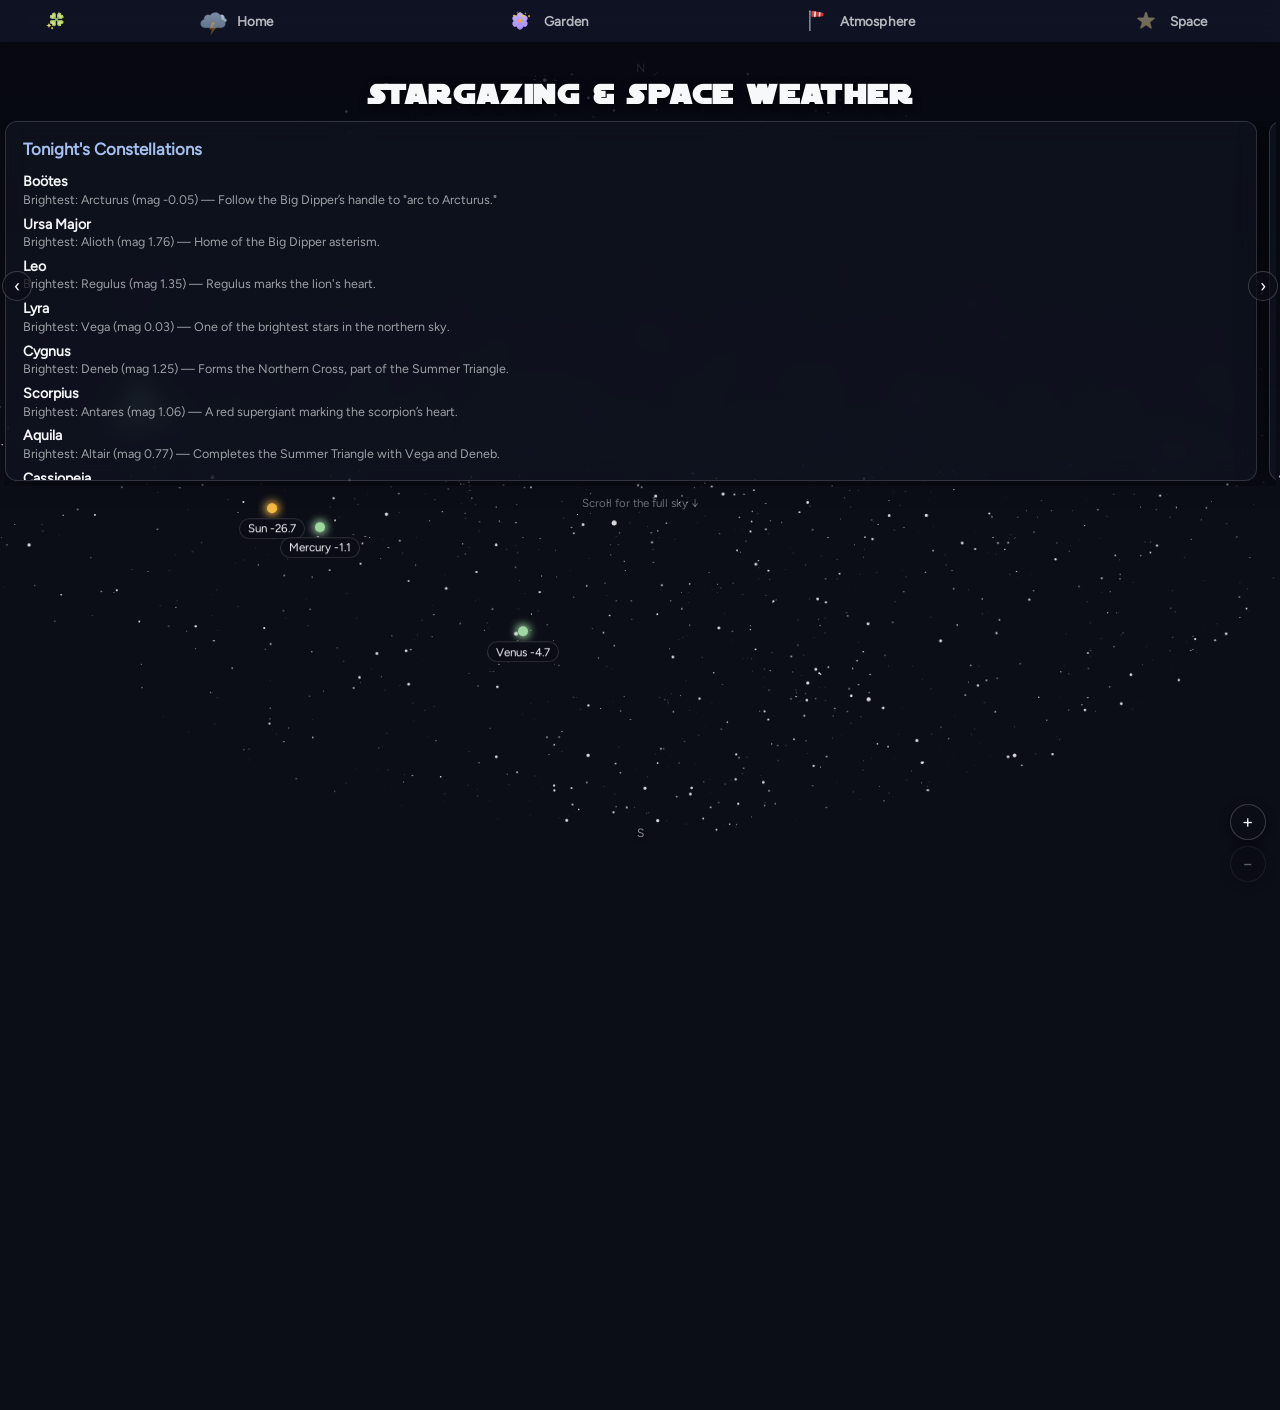
<file: space.html>
<!DOCTYPE html>
<html lang="en">
<head>
  <meta charset="UTF-8">
  <meta name="viewport" content="width=device-width, initial-scale=1.0">
  <meta name="theme-color" content="#0b0d17">
  <title>Stargazing & Space Weather</title>
  <link rel="preload" as="font" type="font/woff2" href="fonts/SF Distant Galaxy.woff2" crossorigin>
  <link rel="preload" as="font" type="font/woff2" href="fonts/figtree-v9-latin-regular.woff2" crossorigin>
  <link rel="stylesheet" href="css/navigation.css?v=9">
  <link rel="stylesheet" href="css/space.css?v=9">
</head>
<body id="space-page">

  <!-- live sky render + HUD overlay✨ -->
  <div class="sky-stage" aria-hidden="true">
    <div id="sky-viewport" class="sky-viewport">
      <div id="sky-pan" class="sky-pan">
        <img id="sky-render-img" class="sky-render-img" alt="">
        <div id="sky-overlay" class="sky-overlay"></div>
      </div>
    </div>
  </div>

  <!-- zoomies -->
  <div class="sky-zoom-controls" id="sky-zoom-controls">
    <button type="button" id="sky-zoom-in" class="sky-zoom-btn" aria-label="Zoom in on sky map">+</button>
    <button type="button" id="sky-zoom-out" class="sky-zoom-btn" aria-label="Zoom out on sky map">&minus;</button>
  </div>

  <!-- solar storm alert -->
  <button type="button" id="kp-alert-bar" class="kp-alert-bar hidden">
    <svg class="kp-icon" viewBox="0 0 24 24" width="20" height="20" fill="currentColor" aria-hidden="true"><path d="M13 2 3 14h7l-1 8 10-12h-7l1-8z"/></svg>
    <span class="kp-alert-copy">
      <strong id="kp-alert-headline" class="kp-alert-headline"></strong>
      <span id="kp-alert-body" class="kp-alert-body"></span>
    </span>
  </button>

  <!-- Floating Modal for clicked celestial bodies and Kp detail -->
  <div id="celestial-modal" class="space-card glass-modal hidden" aria-hidden="true">
    <button id="close-modal" class="close-btn" aria-label="Close">&times;</button>
    <div id="modal-content"></div>
  </div>

  
  <div class="sky-dock" id="sky-dock">

    <!-- shared navbar -->
    <nav class="site-nav" aria-label="Clover Terrace Weather sections">
        <a href="index.html" class="nav-brand">
          <img src="icons/cloverwx.png" alt="" class="nav-brand-icon">
          <span></span>
        </a>

        <div class="nav-links">
            <a href="index.html" data-page="index.html">
              <img src="icons/thunderstorms-extreme.svg" alt="" class="nav-icon">Home
            </a>
            <a href="gardening.html" data-page="gardening.html">
              <img src="icons/pollen-flower.svg" alt="" class="nav-icon">Garden
            </a>
            <a href="atmosphere.html" data-page="atmosphere.html">
        <img src="icons/windsock.svg" alt="" class="nav-icon">Atmosphere
      </a>
            <a href="space.html" data-page="space.html">
              <img src="icons/star.svg" alt="" class="nav-icon">Space
            </a>
        </div>
    </nav>

    <div class="sky-chrome" id="sky-chrome">
      <main id="sky-content">
        <header class="space-header">
          <h1>Stargazing &amp; Space Weather</h1>
        </header>

        <section class="sky-card-row-wrap">
          <button type="button" class="card-arrow card-arrow-left" id="card-arrow-left" aria-label="Previous card">&lsaquo;</button>
          <div class="sky-card-row" id="sky-card-row">
            <article class="sky-card">
              <h2>Tonight's Constellations</h2>
              <ul id="constellation-list" class="constellation-list">
                <li>Checking seasonal constellations...</li>
              </ul>
            </article>
            <article class="sky-card">
              <h2>Visible Planets</h2>
              <p class="sky-card-placeholder">Planet visibility list coming soon — will show which planets are up right now, in order of altitude.</p>
            </article>
            <article class="sky-card">
              <h2>Tonight's Moon</h2>
              <p class="sky-card-placeholder">Moon phase, illumination, and rise/set times, placeholder pending live data.</p>
            </article>
          </div>
          <button type="button" class="card-arrow card-arrow-right" id="card-arrow-right" aria-label="Next card">&rsaquo;</button>
        </section>

        <button type="button" id="kp-elevated-bar" class="kp-elevated-bar hidden">
          <svg class="kp-icon" viewBox="0 0 24 24" width="14" height="14" fill="currentColor" aria-hidden="true"><path d="M13 2 3 14h7l-1 8 10-12h-7l1-8z"/></svg>
          <span id="kp-elevated-text"></span>
        </button>

        <p class="scroll-hint">Scroll for the full sky &darr;</p>
      </main>
    </div>
  </div>

  <div class="sky-reveal-spacer" aria-hidden="true"></div>

  <script src="js/navigation.js?v=9"></script>
  <script src="js/space.js?v=9"></script>

</body>
</html>
</file>
<file: css/navigation.css>
/* Clover Terrace — shared site navigation */

/* Figtree lives here (not in each page's own stylesheet) because the
   navbar is the one piece of UI every page shares verbatim, and the nav
   rules below hard-code 'Figtree' as its font. gardening.css and
   atmosphere.css never declared this font-face themselves, so on those
   two pages the name resolved to nothing and silently fell through to
   each page's own --font-body (gardening: the pixel-art perfectDOS face)
   or a bare sans-serif fallback (atmosphere) -- different metrics on
   every page, which is exactly what made the shared-element nav
   view-transition below feel "jumpy" between pages. Declaring it once,
   centrally, guarantees the same font is available everywhere the shared
   nav renders, regardless of what a given page's own CSS does or doesn't
   declare. (site.css and space.css also declare this font-face
   themselves, redundantly -- harmless, the browser dedupes the fetch by
   URL, but navigation.css is now the one copy that's actually load-bearing.)
   Preload this file from every page's <head> alongside whatever
   page-specific display font it also preloads. */
@font-face {
  font-display: swap;
  font-family: 'Figtree';
  font-style: normal;
  font-weight: 400;
  src: url('../fonts/figtree-v9-latin-regular.woff2') format('woff2');
}

@view-transition {
  navigation: auto;
}

:root {
  /* Standard mobile bottom-nav bar content height (excludes safe-area inset).
     Shared so any page's stylesheet can reserve exactly this much space at
     the bottom of the viewport instead of guessing/duplicating the number. */
  --site-nav-mobile-h: 60px;
  --site-nav-mobile-total: calc(var(--site-nav-mobile-h) + env(safe-area-inset-bottom, 0px));
}
.site-nav {
  view-transition-name: site-nav;
  position: relative;
  width: 100vw;
  left: 50%;
  right: 50%;
  height: fit-content;
  align-self: start;
  margin: 0 -50vw 0.5rem -50vw;
  padding: 0 0.3rem;
  display: flex;
  flex-wrap: nowrap !important;
  justify-content: center;
  align-items: center;
  gap: 0.25rem; 
  background: color-mix(in srgb, var(--card-color) 78%, transparent);
  border-left: none;
  border-right: none;
  border-top: none;
  border-bottom: none;
  border-radius: 0;
  box-shadow: none;
  backdrop-filter: blur(10px);
  -webkit-backdrop-filter: blur(10px);
  z-index: 20;
}

.site-nav .nav-brand {
  display: inline-flex;
  align-items: center;
  gap: 0.35rem;
  flex: 0 1 auto;
  min-width: 0;
  max-width: 42%;
  padding: 0 0.4rem;
  color: var(--muted-color);
  font-family: 'Figtree', var(--font-body), sans-serif;
  font-size: 0.78rem;
  font-weight: 700;
  text-decoration: none !important;
  white-space: nowrap;
}

.site-nav .nav-brand span {
  overflow: hidden;
  text-overflow: ellipsis;
  white-space: nowrap;
}

.site-nav .nav-brand-icon {
  width: 1.4em;
  height: 1.4em;
  object-fit: contain;
  flex-shrink: 0;
}
.site-nav .nav-links {
  display: flex;
  align-items: center;
  flex: 1 1 auto;
  min-width: 0;
  gap: 0.25rem;
}

.site-nav .nav-links a,
.site-nav .nav-links button {
  flex: 1 1 0px; 
  min-width: 0;
  min-height: auto;
  padding: 0 0.3rem;
  border: 1px solid transparent;
  border-radius: 8px;
  background: transparent;
  color: var(--muted-color);
  font-family: 'Figtree', var(--font-body), sans-serif !important;
  font-size: 0.84rem !important;
  font-weight: 600;
  line-height: 1.1;
  letter-spacing: 0.01em;
  text-transform: none; 
  text-decoration: none !important;
  white-space: nowrap;
  display: inline-flex;
  align-items: center;
  justify-content: center;
  gap: 0.25rem; 
  cursor: pointer;
  transition: background 0.25s ease, color 0.25s ease, border-color 0.25s ease, transform 0.2s ease;
}

/* meteocon sizing inside navbar */
.site-nav .nav-icon {
  width: 40px !important;  
  height: 40px !important; 
  object-fit: contain;
  flex-shrink: 0;
}

.site-nav .nav-soon {
  opacity: 0.72;
}

.site-nav .nav-soon::after {
  content: "soon";
  font-family: 'Figtree', var(--font-body), sans-serif;
  font-size: 0.48rem;
  letter-spacing: 0.04em;
  opacity: 0.65;
  align-self: flex-start;
  margin-top: -0.1rem;
}

/* toast popup */
.site-nav-toast {
  position: fixed;
  left: 50%;
  bottom: 1.25rem;
  transform: translate(-50%, 12px);
  z-index: 9999;
  max-width: min(90vw, 420px);
  padding: 0.7rem 0.9rem;
  border: var(--card-accent-border);
  border-radius: 10px;
  background: var(--card-color);
  color: var(--text-color);
  box-shadow: 0 8px 28px rgba(0,0,0,0.28);
  font: 600 0.78rem/1.35 'Figtree', var(--font-body), sans-serif;
  text-align: center;
  opacity: 0;
  pointer-events: none;
  transition: opacity 0.2s ease, transform 0.2s ease;
}

.site-nav-toast.show {
  opacity: 1;
  transform: translate(-50%, 0);
}

/* DESKTOP STYLES (HOME PAGE) */
@media (min-width: 851px) {
  .site-nav {
    padding-top: 0;
    padding-bottom: 0;
    padding-left: max(1rem, calc((100% - 1200px) / 2));
    padding-right: max(1rem, calc((100% - 1200px) / 2));
    margin-bottom: 1.5rem;
  }

  .site-nav .nav-brand {
    padding-top: 0;
    padding-bottom: 0;
  }

  .site-nav .nav-links a,
  .site-nav .nav-links button {
    min-height: auto;
    padding-top: 0;
    padding-bottom: 0;
  }
}

/* MOBILE STYLES (ALL PAGES) — fixed bottom tab bar, standard mobile sizing */
@media (max-width: 850px) {
  .site-nav {
    /* escape the top-of-flow position entirely; fixed positioning already
       anchors to the viewport so the old 100vw/negative-margin full-bleed
       trick (needed only for the in-flow desktop/top placement) is dropped */
    position: fixed;
    width: 100%;
    height: var(--site-nav-mobile-h);
    top: auto;
    left: 0;
    right: 0;
    bottom: 0;
    margin: 0;
    /* box-sizing left as content-box (the base rule doesn't set border-box),
       so the safe-area inset adds *below* the standard bar height instead
       of shrinking it */
    padding: 0 0.4rem env(safe-area-inset-bottom, 0px) 0.4rem;
    border-top: 1px solid color-mix(in srgb, var(--accent-color, #cee5f2) 20%, transparent);
    box-shadow: 0 -6px 18px rgba(0, 0, 0, 0.28);
    z-index: 1000;
  }

  .site-nav .nav-links {
    gap: 0.2rem;
  }

  /* standard bottom-tab layout: icon over label, comfortably sized */
  .site-nav .nav-links a,
  .site-nav .nav-links button {
    flex-direction: column;
    min-height: auto;
    padding: 0.25rem 0.2rem;
    gap: 0.15rem;
    font-size: 0.68rem !important;
    line-height: 1.15;
  }

  .site-nav .nav-icon {
    width: 24px !important;
    height: 24px !important;
  }

  .site-nav .nav-soon {
    position: relative;
  }

  .site-nav .nav-soon::after {
    position: absolute;
    top: 2px;
    right: 2px;
    font-size: 0.46rem;
    margin-top: 0;
  }

  /* a logo/brand mark isn't part of the standard bottom-tab pattern and
     would eat into the width available for the 4 tabs — hidden here only;
     desktop's brand is completely untouched */
  .site-nav .nav-brand {
    display: none;
  }
}
</file>
<file: css/space.css>
/* Space Page Layout & Live Sky Styling */
html {
  scroll-snap-type: y mandatory;
  background: #0b0d17;
}

:root {
  /* navigation.css reads these three to skin the shared nav -- previously
     undefined here, so the nav rendered with a plain transparent/blurred
     background and a hardcoded pale-blue fallback border instead of an
     intentional look. Matched to this page's own dark-navy card /
     off-white text / sky-blue accent palette (same blue used for
     headers, sky markers, and the constellation glow elsewhere on this
     page) so the nav reads as "this page's sheen," not an unstyled
     default. */
  --card-color: #12162a;
  --muted-color: rgba(246, 248, 250, 0.72);
  --accent-color: #a5c0ee;
}

#space-page {
  min-height: 100vh;
  margin: 0;
  background-color: transparent;
  color: #f6f8fa;
  font-family: 'Figtree', sans-serif;
  overflow-x: hidden;
  overflow-y: auto;
  height: 100vh;
  scroll-snap-type: y mandatory;
  -ms-overflow-style: none;
  scrollbar-width: none;
}

#space-page::-webkit-scrollbar {
  display: none;
}

@font-face {
  font-display: swap;
  font-family: 'SF Distant Galaxy';
  font-style: normal;
  font-weight: 400;
  src: url('../fonts/SF Distant Galaxy.woff2') format('woff2'); 
}

/* figtree-regular - latin 🍀*/
@font-face {
  font-display: swap;
  font-family: 'Figtree';
  font-style: normal;
  font-weight: 400;
  src: url('../fonts/figtree-v9-latin-regular.woff2') format('woff2');
}

/*----- live sky render + HUD overlay -----*/
.sky-stage {
  position: fixed;
  inset: 0;
  z-index: 0;
  overflow: hidden;
  background: #0b0d17;
}

.sky-viewport {
  position: absolute;
  inset: 0;
  overflow: hidden;
  /* let native vertical scroll (revealing the full sky on scroll-snap) keep
     working while our own pointer handlers own horizontal dragging */
  touch-action: pan-y;
}

/* once the user has zoomed in, the sky itself can overflow vertically too —
   claim vertical drag gestures for our own 2D pan instead of handing them
   to the page's scroll-snap, so panning and "scroll to reveal full sky"
   don't fight each other. Set/cleared by clampAndApplyPan() in space.js. */
.sky-viewport.is-zoomable {
  touch-action: none;
}

.sky-pan {
  position: absolute;
  top: 0;
  left: 0;
  transform-origin: 0 0;
  will-change: transform, left, top;
}

.sky-pan.is-pannable {
  cursor: grab;
}

.sky-pan.is-panning {
  cursor: grabbing;
}

.sky-render-img {
  display: block;
  position: absolute;
  top: 0;
  left: 0;
  opacity: 0;
  transition: opacity 1.2s ease;
  user-select: none;
  -webkit-user-drag: none;
  pointer-events: none;
}

.sky-render-img.is-loaded {
  opacity: 1;
}

.sky-overlay {
  position: absolute;
  inset: 0;
  pointer-events: none;
}

.sky-marker {
  position: absolute;
  transform: translate(-50%, -50%);
  display: flex;
  flex-direction: column;
  align-items: center;
  gap: 0.3rem;
  pointer-events: auto;
  opacity: 1 !important;
  transition: opacity 0.8s ease, transform 0.2s ease;
}

.sky-marker:hover {
  transform: translate(-50%, -50%) scale(1.1);
}

.sky-marker.is-shown {
  opacity: 1;
}

.sky-marker-dot {
  width: 10px;
  height: 10px;
  border-radius: 50%;
  background: var(--marker-color, #a5c0ee);
  box-shadow: 0 0 8px 2px var(--marker-color, #a5c0ee);
}

.sky-marker-label {
  font-size: 0.72rem;
  white-space: nowrap;
  padding: 0.15rem 0.5rem;
  border-radius: 999px;
  background: rgba(11, 13, 23, 0.68);
  border: 1px solid rgba(255, 255, 255, 0.15);
  backdrop-filter: blur(6px);
  -webkit-backdrop-filter: blur(6px);
  text-shadow: none;
}

.sky-marker[data-type="sun"] { --marker-color: #f4b942; }
.sky-marker[data-type="planet"] { --marker-color: #9fd8a0; }
.sky-marker[data-type="satellite"] { --marker-color: #6fd6d6; }

/*----- constellation highlight (tap-to-locate from the info card): the
   full shape — a soft ambient glow over the whole area, faint lines
   tracing the outline, and a twinkling dot at each star -----*/
.sky-constellation-highlight {
  position: absolute;
  pointer-events: none;
}

.sky-constellation-field-glow {
  position: absolute;
  inset: 0;
  border-radius: 50%;
  background: radial-gradient(circle, rgba(165, 192, 238, 0.26) 0%, rgba(165, 192, 238, 0.1) 45%, transparent 75%);
  animation: constellation-field-pulse 3.2s ease-in-out infinite;
}

@keyframes constellation-field-pulse {
  0%, 100% { opacity: 0.55; transform: scale(0.94); }
  50% { opacity: 1; transform: scale(1.04); }
}

.sky-constellation-lines {
  position: absolute;
  inset: 0;
  overflow: visible;
}

.sky-constellation-lines line {
  stroke: rgba(255, 255, 255, 0.55);
  stroke-width: 1.2;
  stroke-linecap: round;
  opacity: 0;
  animation: constellation-line-fade-in 0.9s ease forwards;
}

@keyframes constellation-line-fade-in {
  to { opacity: 0.7; }
}

/* invisible tap target placed directly over a constellation's real star
   field — see renderConstellationHotspots() in space.js */
.sky-constellation-hotspot {
  position: absolute;
  cursor: pointer;
  pointer-events: auto;
  background: transparent;
}

.sky-constellation-name-label {
  position: absolute;
  top: -1.7rem;
  left: 50%;
  transform: translateX(-50%);
  font-size: 0.72rem;
  font-weight: 600;
  white-space: nowrap;
  padding: 0.15rem 0.55rem;
  border-radius: 999px;
  background: rgba(11, 13, 23, 0.75);
  border: 1px solid rgba(165, 192, 238, 0.4);
  color: #a5c0ee;
  backdrop-filter: blur(6px);
  -webkit-backdrop-filter: blur(6px);
  opacity: 0;
  animation: constellation-label-fade-in 0.5s ease forwards;
}

@keyframes constellation-label-fade-in {
  to { opacity: 1; }
}

.sky-constellation-star {
  position: absolute;
  width: 10px;
  height: 10px;
  margin: -5px 0 0 -5px;
  border-radius: 50%;
  background: radial-gradient(circle, #ffffff 0%, #a5c0ee 55%, transparent 75%);
  box-shadow: 0 0 10px 3px rgba(165, 192, 238, 0.65);
  animation: constellation-star-twinkle 1.8s ease-in-out infinite;
}

@keyframes constellation-star-twinkle {
  0%, 100% { opacity: 0.6; transform: scale(0.8); }
  50% { opacity: 1; transform: scale(1.15); }
}

/* transient zoom-in when a highlighted constellation is cramped at normal
   scale — see zoomToConstellation() in space.js. Transition lives on this
   class only, so ordinary drag-panning stays instant/untransitioned. */
.sky-pan.is-zooming {
  transition: transform 0.6s ease, top 0.6s ease, left 0.6s ease;
}

/* same idea for the +/- zoom buttons: a quick eased step rather than an
   instant jump. Pinch and ctrl/wheel zoom skip this — they stay untransitioned
   so the sky tracks the gesture 1:1. */
.sky-pan.is-zoom-transitioning {
  transition: transform 0.25s ease, top 0.25s ease, left 0.25s ease;
}

/*----- moon marker: real shaded phase disk instead of a plain dot -----*/
.moon-disk {
  width: 20px;
  height: 20px;
  border-radius: 50%;
  position: relative;
  overflow: hidden;
  background: #1c2033;
  box-shadow: 0 0 8px 1px rgba(216, 222, 233, 0.35);
}

.moon-lit-half {
  position: absolute;
  top: 0;
  height: 100%;
  width: 50%;
  background: #e7ebf2;
}

.moon-lit-half.waxing { right: 0; }
.moon-lit-half.waning { left: 0; }

.moon-terminator {
  position: absolute;
  top: 0;
  left: 50%;
  height: 100%;
  border-radius: 50%;
  transform: translateX(-50%);
}

.sky-cardinal {
  position: absolute;
  transform: translate(-50%, -50%);
  font-size: 0.75rem;
  letter-spacing: 0.06em;
  color: rgba(246, 248, 250, 0.55);
  text-shadow: 0 1px 4px rgba(0, 0, 0, 0.8);
  pointer-events: none;
}

/*----- sky zoom controls (+/-): a fixed, always-available alternative to
   pinch/ctrl+wheel, so zooming into the sky map is discoverable without a
   trackpad or touchscreen -----*/
.sky-zoom-controls {
  position: fixed;
  right: 0.9rem;
  bottom: calc(var(--site-nav-mobile-total, 60px) + 0.9rem);
  z-index: 5;
  display: flex;
  flex-direction: column;
  gap: 0.4rem;
}

@media (min-width: 851px) {
  .sky-zoom-controls {
    bottom: 1.1rem;
  }
}

.sky-zoom-btn {
  all: unset;
  cursor: pointer;
  width: 34px;
  height: 34px;
  display: flex;
  align-items: center;
  justify-content: center;
  border-radius: 50%;
  background: rgba(11, 13, 23, 0.75);
  border: 1px solid rgba(255, 255, 255, 0.2);
  color: #f6f8fa;
  font-size: 1.15rem;
  line-height: 1;
  backdrop-filter: blur(6px);
  -webkit-backdrop-filter: blur(6px);
  box-shadow: 0 4px 12px rgba(0, 0, 0, 0.35);
}

.sky-zoom-btn:active {
  transform: scale(0.92);
}

.sky-zoom-btn.is-disabled {
  opacity: 0.35;
  pointer-events: none;
}

/*----- Kp alert tiers -----*/
/* Tier 1 (quiet): nothing renders at all. */

/* Tier 2 (elevated/watch): a small always-visible bar below the card row, part of the dockable chrome. */
.kp-elevated-bar {
  all: unset;
  cursor: pointer;
  display: flex;
  align-items: center;
  gap: 0.5rem;
  margin: 0.6rem 1.1rem 0;
  background: rgba(160, 120, 40, 0.35);
  border: 1px solid rgba(251, 191, 36, 0.4);
  border-radius: 10px;
  padding: 0.5rem 0.75rem;
  font-size: 0.8rem;
  color: #fce8c2;
}

.kp-elevated-bar .kp-icon { color: #fbbf24; flex-shrink: 0; }

.kp-elevated-bar.hidden { display: none; }

/* Tier 3 (severe): full-width pinned alert bar, same treatment as a site weather alert. */
.kp-alert-bar {
  all: unset;
  cursor: pointer;
  position: fixed;
  top: 0;
  left: 0;
  right: 0;
  z-index: 20;
  display: flex;
  align-items: center;
  gap: 0.75rem;
  padding: 0.7rem 1.25rem;
  background: linear-gradient(90deg, rgba(133, 92, 24, 0.96), rgba(163, 110, 20, 0.96));
  border-bottom: 1px solid rgba(255, 255, 255, 0.15);
  box-shadow: 0 4px 16px rgba(0, 0, 0, 0.35);
}

.kp-alert-bar .kp-icon { color: #fce8c2; flex-shrink: 0; }

.kp-alert-bar.hidden { display: none; }

.kp-alert-copy {
  display: flex;
  flex-direction: column;
  text-align: left;
}

.kp-alert-headline {
  font-size: 0.85rem;
  font-weight: 600;
  color: #fce8c2;
}

.kp-alert-body {
  font-size: 0.75rem;
  color: #f0d8ab;
}

/* push the whole dock (navbar included) down so it clears the fixed severe bar instead of sitting under it */
body.kp-severe .sky-dock {
  padding-top: 3.75rem;
}

@media (max-width: 480px) {
  body.kp-severe .sky-dock {
    padding-top: 4.5rem;
  }
}

/*----- dockable chrome: navbar + title + swipeable cards, one snap unit -----*/
.sky-dock {
  position: relative;
  z-index: 1;
  scroll-snap-align: start;
  transition: padding-top 0.2s ease;
}

.sky-dock::before {
  content: '';
  position: absolute;
  inset: 0;
  z-index: -1;
  background: linear-gradient(
    to bottom,
    rgba(6, 8, 16, 0.82) 0%,
    rgba(6, 8, 16, 0.7) 45%,
    rgba(6, 8, 16, 0.32) 75%,
    rgba(6, 8, 16, 0) 100%
  );
  pointer-events: none;
}

.sky-chrome {
  position: relative;
}

.sky-reveal-spacer {
  height: 100dvh;
  scroll-snap-align: start;
  pointer-events: none;
}

.space-header {
  text-align: center;
  padding: 0.85rem 1rem 0.4rem;
  text-shadow: 0 2px 8px rgba(0, 0, 0, 0.7);
}

.space-header h1 {
  font-family: 'SF Distant Galaxy', sans-serif;
  letter-spacing: 0.05em;
  font-size: clamp(1.25rem, 4.5vw, 1.8rem);
  margin: 0;
}

.scroll-hint {
  text-align: center;
  font-size: 0.72rem;
  color: rgba(246, 248, 250, 0.4);
  margin: 0.6rem 0 0;
}

/*----- swipeable card row -----*/
.sky-card-row-wrap {
  position: relative;
  padding: 0.35rem 0.25rem 0;
}

.sky-card-row {
  display: flex;
  align-items: flex-start;
  gap: 0.75rem;
  overflow-x: auto;
  overflow-y: hidden;
  scroll-snap-type: x mandatory;
  scroll-behavior: smooth;
  padding: 0 0.6rem 0.35rem;
  transition: height 0.3s ease;
  -ms-overflow-style: none;
  scrollbar-width: none;
}

.sky-card-row::-webkit-scrollbar {
  display: none;
}

.space-card,
.sky-card {
  box-sizing: border-box;
  background: rgba(18, 22, 34, 0.65);
  border: 1px solid rgba(255, 255, 255, 0.15);
  border-radius: 12px;
  padding: 1.1rem;
  backdrop-filter: blur(12px);
  -webkit-backdrop-filter: blur(12px);
  box-shadow: 0 8px 32px rgba(0, 0, 0, 0.37);
}

.sky-card {
  flex: 0 0 100%;
  max-width: 100%;
  height: 100%;
  overflow-y: auto;
  -webkit-overflow-scrolling: touch;
  scroll-snap-align: start;
  scrollbar-width: thin;
  scrollbar-color: rgba(255, 255, 255, 0.25) transparent;
}

.sky-card::-webkit-scrollbar {
  width: 5px;
}

.sky-card::-webkit-scrollbar-thumb {
  background: rgba(255, 255, 255, 0.25);
  border-radius: 3px;
}

.space-card h2,
.sky-card h2 {
  font-size: 1.05rem;
  margin-top: 0;
  color: #a5c0ee;
}

.card-arrow {
  all: unset;
  cursor: pointer;
  position: absolute;
  top: 42%;
  z-index: 2;
  width: 28px;
  height: 28px;
  display: flex;
  align-items: center;
  justify-content: center;
  border-radius: 50%;
  background: rgba(11, 13, 23, 0.75);
  border: 1px solid rgba(255, 255, 255, 0.2);
  color: #f6f8fa;
  font-size: 1.1rem;
  line-height: 1;
}

.card-arrow-left { left: 0.15rem; }
.card-arrow-right { right: 0.15rem; }

.card-arrow.is-disabled { display: none; }

@media (pointer: coarse) {
  .card-arrow { display: none; }
}

/*----- shared moon & modal details -----*/
.moon-detail-list {
  list-style: none;
  margin: 0.7rem 0 0;
  padding: 0;
  display: flex;
  flex-direction: column;
  gap: 0.3rem;
  font-size: 0.82rem;
}

.moon-detail-list li {
  display: flex;
  justify-content: space-between;
  gap: 0.75rem;
  border-top: 1px solid rgba(255, 255, 255, 0.08);
  padding-top: 0.3rem;
}

.moon-detail-label {
  color: rgba(246, 248, 250, 0.6);
}

/*----- tonight's sky card -----*/
.constellation-list,
.planet-list {
  list-style: none;
  margin: 0.5rem 0 0;
  padding: 0;
  display: flex;
  flex-direction: column;
  gap: 0.55rem;
}

.constellation-list li,
.planet-list li {
  font-size: 0.88rem;
}

.constellation-list li[data-name] {
  cursor: pointer;
  border-radius: 8px;
  padding: 0.3rem 0.4rem;
  margin: -0.3rem -0.4rem;
  transition: background-color 0.15s ease, transform 0.1s ease;
  -webkit-tap-highlight-color: transparent;
}

.constellation-list li[data-name]:active,
.constellation-list li[data-name].is-tapped {
  background: rgba(165, 192, 238, 0.18);
  transform: scale(0.98);
}

.constellation-name {
  font-weight: 600;
  cursor: pointer;
}

.planet-name {
  font-weight: 600;
}

.constellation-fact,
.planet-detail {
  display: block;
  font-size: 0.78rem;
  color: rgba(246, 248, 250, 0.62);
  margin-top: 0.1rem;
}

.sky-card-placeholder {
  font-size: 0.85rem;
  color: rgba(246, 248, 250, 0.62);
  margin: 0.5rem 0 0;
}

/*----- Kp detail modal (opened from the elevated/alert bar) -----*/
.kp-sparkline {
  display: flex;
  align-items: flex-end;
  gap: 3px;
  height: 42px;
  margin: 0.9rem 0 0.4rem;
}

.kp-bar {
  flex: 1;
  min-width: 4px;
  background: var(--bar-color, #4ade80);
  border-radius: 2px 2px 0 0;
  opacity: 0.85;
}

.glass-modal {
  position: fixed;
  top: 50%;
  left: 50%;
  transform: translate(-50%, -50%);
  width: 90%;
  max-width: 350px;
  z-index: 100;
  transition: opacity 0.3s ease, visibility 0.3s ease;
}

.glass-modal.hidden {
  opacity: 0;
  visibility: hidden;
  pointer-events: none;
}

.close-btn {
  position: absolute;
  top: 10px;
  right: 15px;
  background: none;
  border: none;
  color: #a5c0ee;
  font-size: 1.5rem;
  cursor: pointer;
}

/* .site-nav's position now comes from navigation.css: relative/in-flow as
   part of the scrolling .sky-dock on desktop, fixed-to-the-bottom on
   mobile. Scoped to desktop only here so the mobile rule isn't cancelled
   back to position:relative by this equal-specificity, later-loaded rule. */
@media (min-width: 851px) {
  .site-nav {
    position: relative;
    z-index: 1;
  }
}

/* The live sky render is a fixed, full-viewport background with its own
   tappable markers (constellations/planets/ISS) positioned by JS as a
   percentage of however object-fit:cover crops it -- on a typical
   portrait phone the image's full height maps ~1:1 to the viewport
   height (width is what gets cropped), so without this the bottom
   nav bar would end up sitting directly on top of real, tappable sky
   content near the southern horizon instead of just blank space.
   Pulling .sky-stage's bottom edge up by the bar's height means
   computeCoverRect()/renderSpaceToPercent() (which measure the actual
   container at render time) simply give the sky a shorter window to
   render into -- the horizon crop line moves up to meet the bar
   instead of any marker ending up hidden behind it. */
@media (max-width: 850px) {
  .sky-stage {
    bottom: var(--site-nav-mobile-total, 60px);
  }

  /* safety margin in case the in-flow dock content (cards + kp bars)
     ever grows tall enough to reach the screen's bottom edge */
  .sky-chrome {
    padding-bottom: var(--site-nav-mobile-total, 60px);
  }
}
</file>
